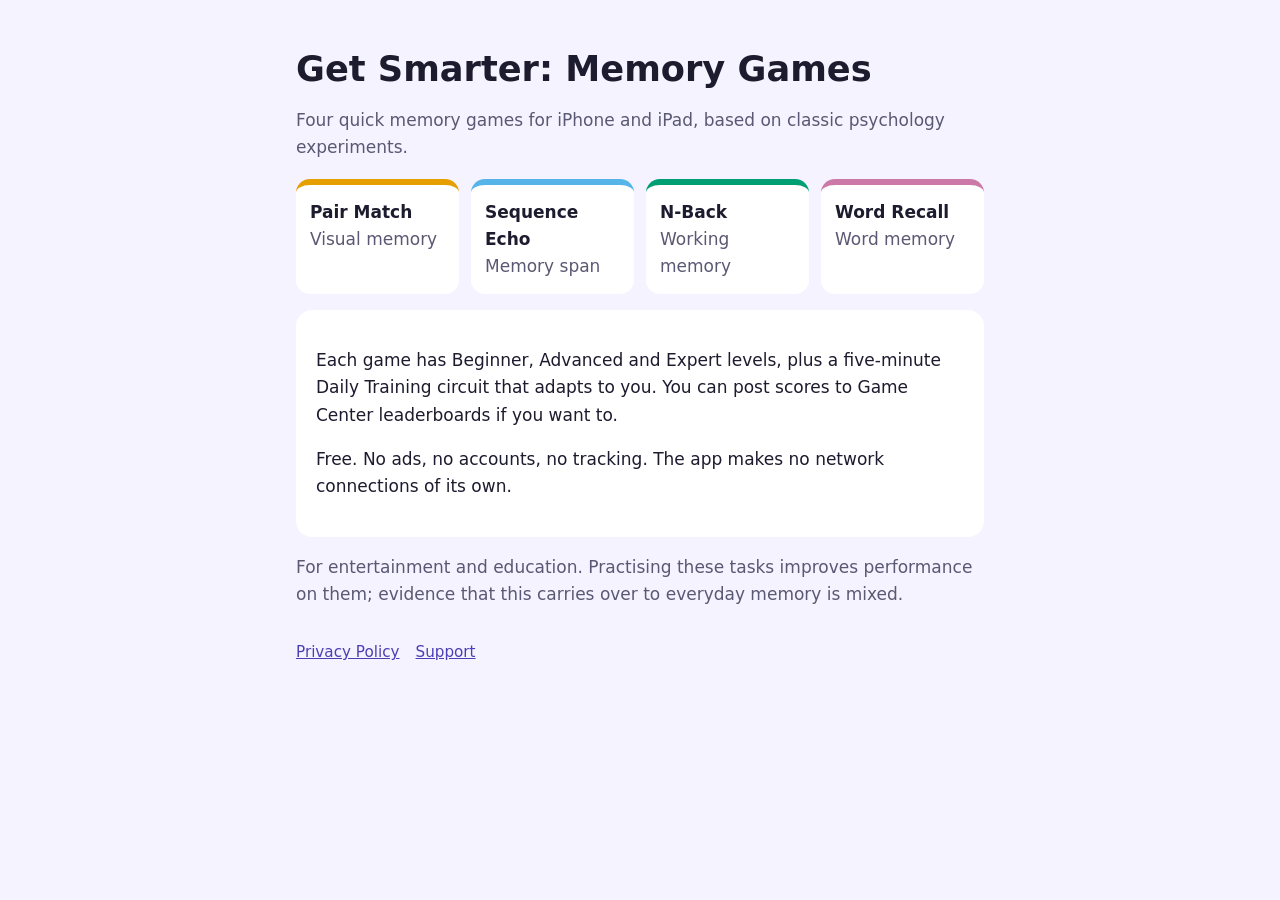
<file: site/index.html>
<!doctype html>
<html lang="en">
<head>
<meta charset="utf-8">
<meta name="viewport" content="width=device-width, initial-scale=1">
<title>Get Smarter: Memory Games</title>
<meta name="description" content="Four research-based memory games for iPhone and iPad. No ads, no tracking.">
<link rel="stylesheet" href="style.css">
</head>
<body>
<main>
  <h1>Get Smarter: Memory Games</h1>
  <p class="muted">Four quick memory games for iPhone and iPad, based on classic psychology experiments.</p>
  <div class="games">
    <div style="--c:#E69F00"><strong>Pair Match</strong><br><span class="muted">Visual memory</span></div>
    <div style="--c:#56B4E9"><strong>Sequence Echo</strong><br><span class="muted">Memory span</span></div>
    <div style="--c:#009E73"><strong>N-Back</strong><br><span class="muted">Working memory</span></div>
    <div style="--c:#CC79A7"><strong>Word Recall</strong><br><span class="muted">Word memory</span></div>
  </div>
  <div class="card">
    <p>Each game has Beginner, Advanced and Expert levels, plus a five-minute Daily Training circuit that adapts to you. You can post scores to Game Center leaderboards if you want to.</p>
    <p>Free. No ads, no accounts, no tracking. The app makes no network connections of its own.</p>
  </div>
  <p class="muted">For entertainment and education. Practising these tasks improves performance on them; evidence that this carries over to everyday memory is mixed.</p>
  <nav><a href="privacy.html">Privacy Policy</a><a href="support.html">Support</a></nav>
</main>
</body>
</html>
</file>
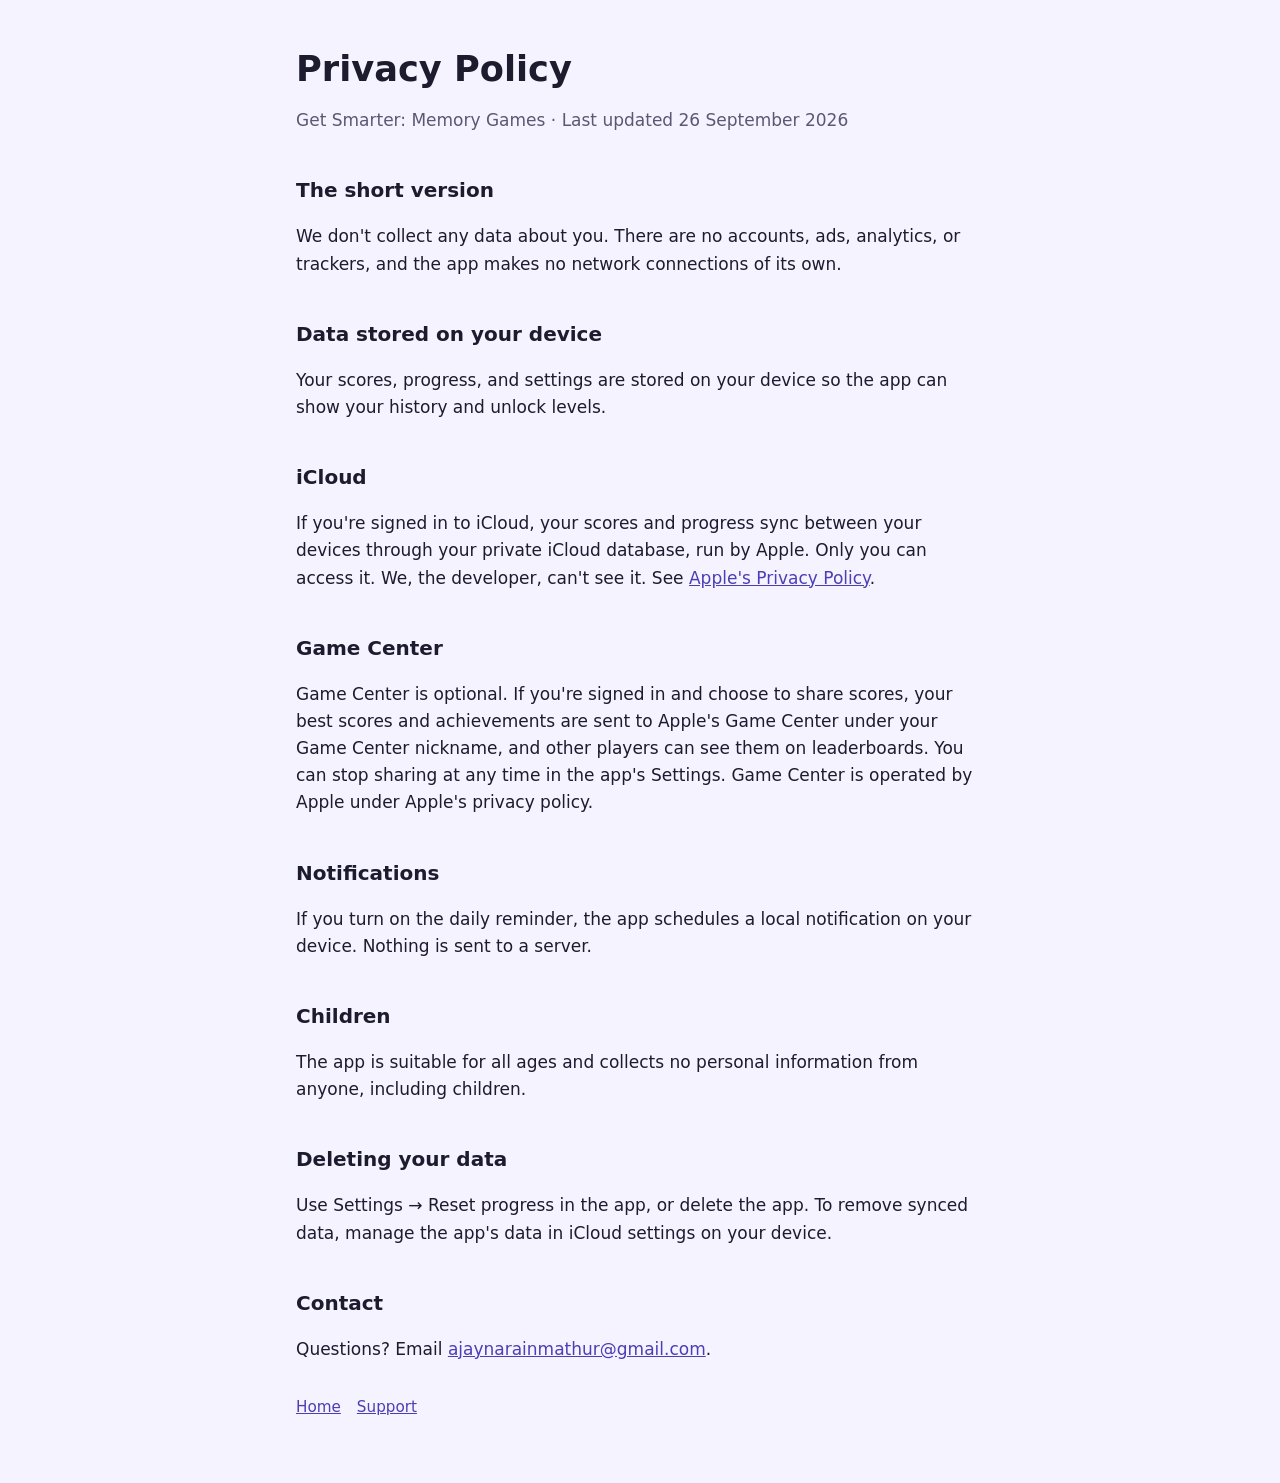
<file: site/privacy.html>
<!doctype html>
<html lang="en">
<head>
<meta charset="utf-8">
<meta name="viewport" content="width=device-width, initial-scale=1">
<title>Privacy Policy</title>
<link rel="stylesheet" href="style.css">
</head>
<body>
<main>
  <h1>Privacy Policy</h1>
  <p class="muted">Get Smarter: Memory Games · Last updated 26 September 2026</p>

  <h2>The short version</h2>
  <p>We don't collect any data about you. There are no accounts, ads, analytics, or trackers, and the app makes no network connections of its own.</p>

  <h2>Data stored on your device</h2>
  <p>Your scores, progress, and settings are stored on your device so the app can show your history and unlock levels.</p>

  <h2>iCloud</h2>
  <p>If you're signed in to iCloud, your scores and progress sync between your devices through your private iCloud database, run by Apple. Only you can access it. We, the developer, can't see it. See <a href="https://www.apple.com/legal/privacy/">Apple's Privacy Policy</a>.</p>

  <h2>Game Center</h2>
  <p>Game Center is optional. If you're signed in and choose to share scores, your best scores and achievements are sent to Apple's Game Center under your Game Center nickname, and other players can see them on leaderboards. You can stop sharing at any time in the app's Settings. Game Center is operated by Apple under Apple's privacy policy.</p>

  <h2>Notifications</h2>
  <p>If you turn on the daily reminder, the app schedules a local notification on your device. Nothing is sent to a server.</p>

  <h2>Children</h2>
  <p>The app is suitable for all ages and collects no personal information from anyone, including children.</p>

  <h2>Deleting your data</h2>
  <p>Use Settings → Reset progress in the app, or delete the app. To remove synced data, manage the app's data in iCloud settings on your device.</p>

  <h2>Contact</h2>
  <p>Questions? Email <a href="mailto:ajaynarainmathur@gmail.com">ajaynarainmathur@gmail.com</a>.</p>
  <nav><a href="index.html">Home</a><a href="support.html">Support</a></nav>
</main>
</body>
</html>
</file>
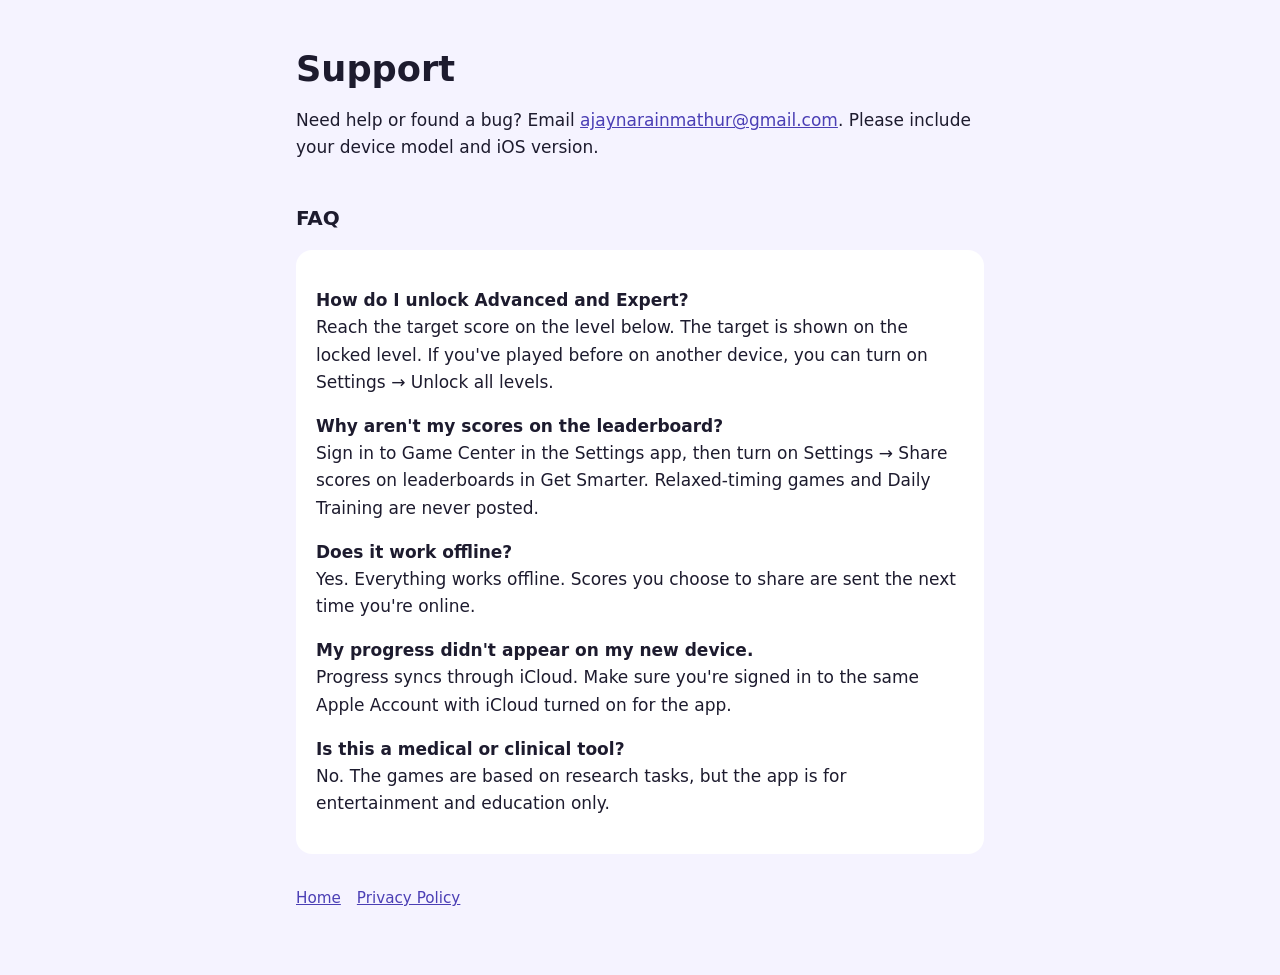
<file: site/support.html>
<!doctype html>
<html lang="en">
<head>
<meta charset="utf-8">
<meta name="viewport" content="width=device-width, initial-scale=1">
<title>Support</title>
<link rel="stylesheet" href="style.css">
</head>
<body>
<main>
  <h1>Support</h1>
  <p>Need help or found a bug? Email <a href="mailto:ajaynarainmathur@gmail.com">ajaynarainmathur@gmail.com</a>. Please include your device model and iOS version.</p>

  <h2>FAQ</h2>
  <div class="card">
    <p><strong>How do I unlock Advanced and Expert?</strong><br>Reach the target score on the level below. The target is shown on the locked level. If you've played before on another device, you can turn on Settings → Unlock all levels.</p>
    <p><strong>Why aren't my scores on the leaderboard?</strong><br>Sign in to Game Center in the Settings app, then turn on Settings → Share scores on leaderboards in Get Smarter. Relaxed-timing games and Daily Training are never posted.</p>
    <p><strong>Does it work offline?</strong><br>Yes. Everything works offline. Scores you choose to share are sent the next time you're online.</p>
    <p><strong>My progress didn't appear on my new device.</strong><br>Progress syncs through iCloud. Make sure you're signed in to the same Apple Account with iCloud turned on for the app.</p>
    <p><strong>Is this a medical or clinical tool?</strong><br>No. The games are based on research tasks, but the app is for entertainment and education only.</p>
  </div>
  <nav><a href="index.html">Home</a><a href="privacy.html">Privacy Policy</a></nav>
</main>
</body>
</html>
</file>
<file: site/style.css>
:root {
  --bg: #f5f3ff; --fg: #1d1b2e; --muted: #5b5873; --accent: #4b3fb5; --card: #ffffff;
  color-scheme: light dark;
}
@media (prefers-color-scheme: dark) {
  :root { --bg: #12101f; --fg: #eeeaff; --muted: #a9a4c7; --accent: #8e84f0; --card: #1c1930; }
}
* { box-sizing: border-box; }
body {
  margin: 0; background: var(--bg); color: var(--fg);
  font: 17px/1.6 -apple-system, BlinkMacSystemFont, "SF Pro Text", system-ui, sans-serif;
}
main { max-width: 720px; margin: 0 auto; padding: 48px 16px 64px; }
h1 { font: 700 2.2rem/1.2 ui-rounded, -apple-system, system-ui, sans-serif; margin: 0 0 8px; }
h2 { margin-top: 2em; font-size: 1.25rem; }
a { color: var(--accent); }
.muted { color: var(--muted); }
.card { background: var(--card); border-radius: 16px; padding: 20px; margin: 16px 0; }
.games { display: grid; grid-template-columns: repeat(auto-fit, minmax(150px, 1fr)); gap: 12px; }
.games div { background: var(--card); border-radius: 14px; padding: 14px; border-top: 6px solid var(--c); }
nav { display: flex; gap: 16px; margin-top: 32px; font-size: 0.95rem; }
</file>
